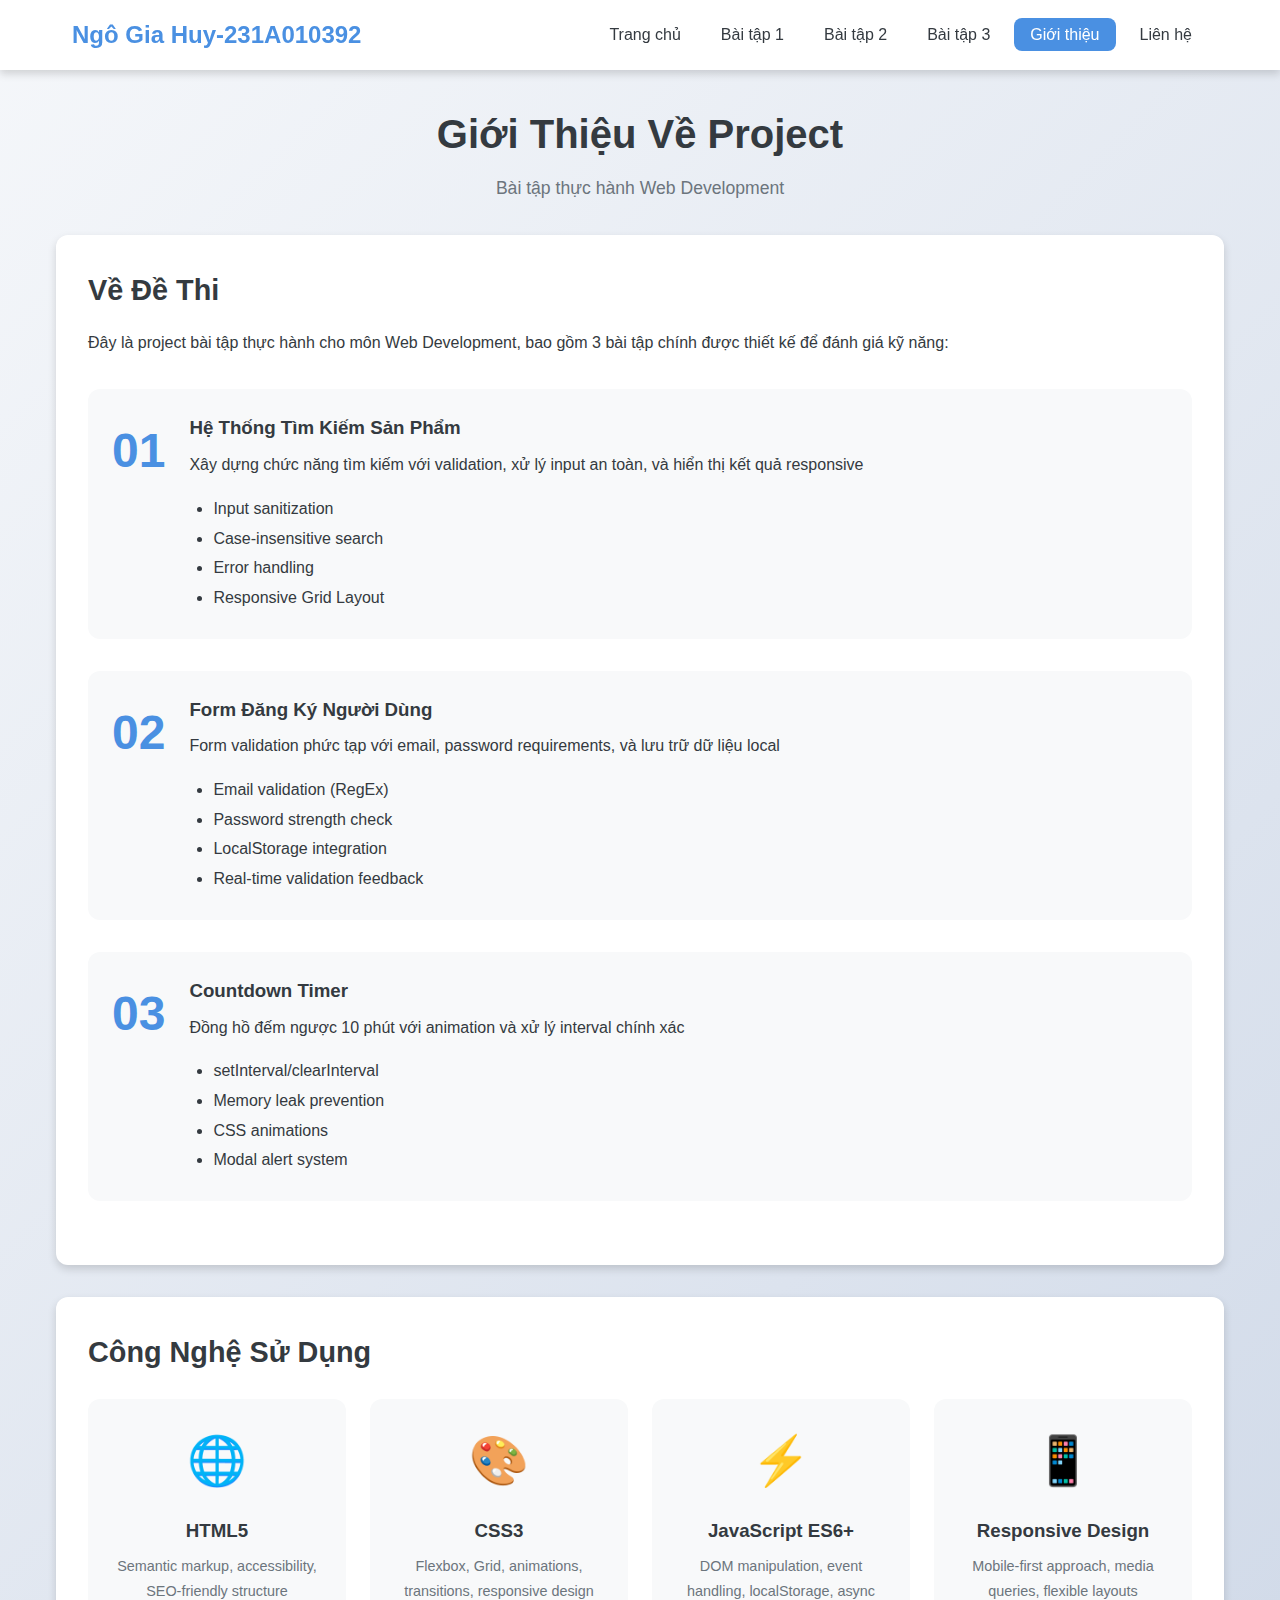
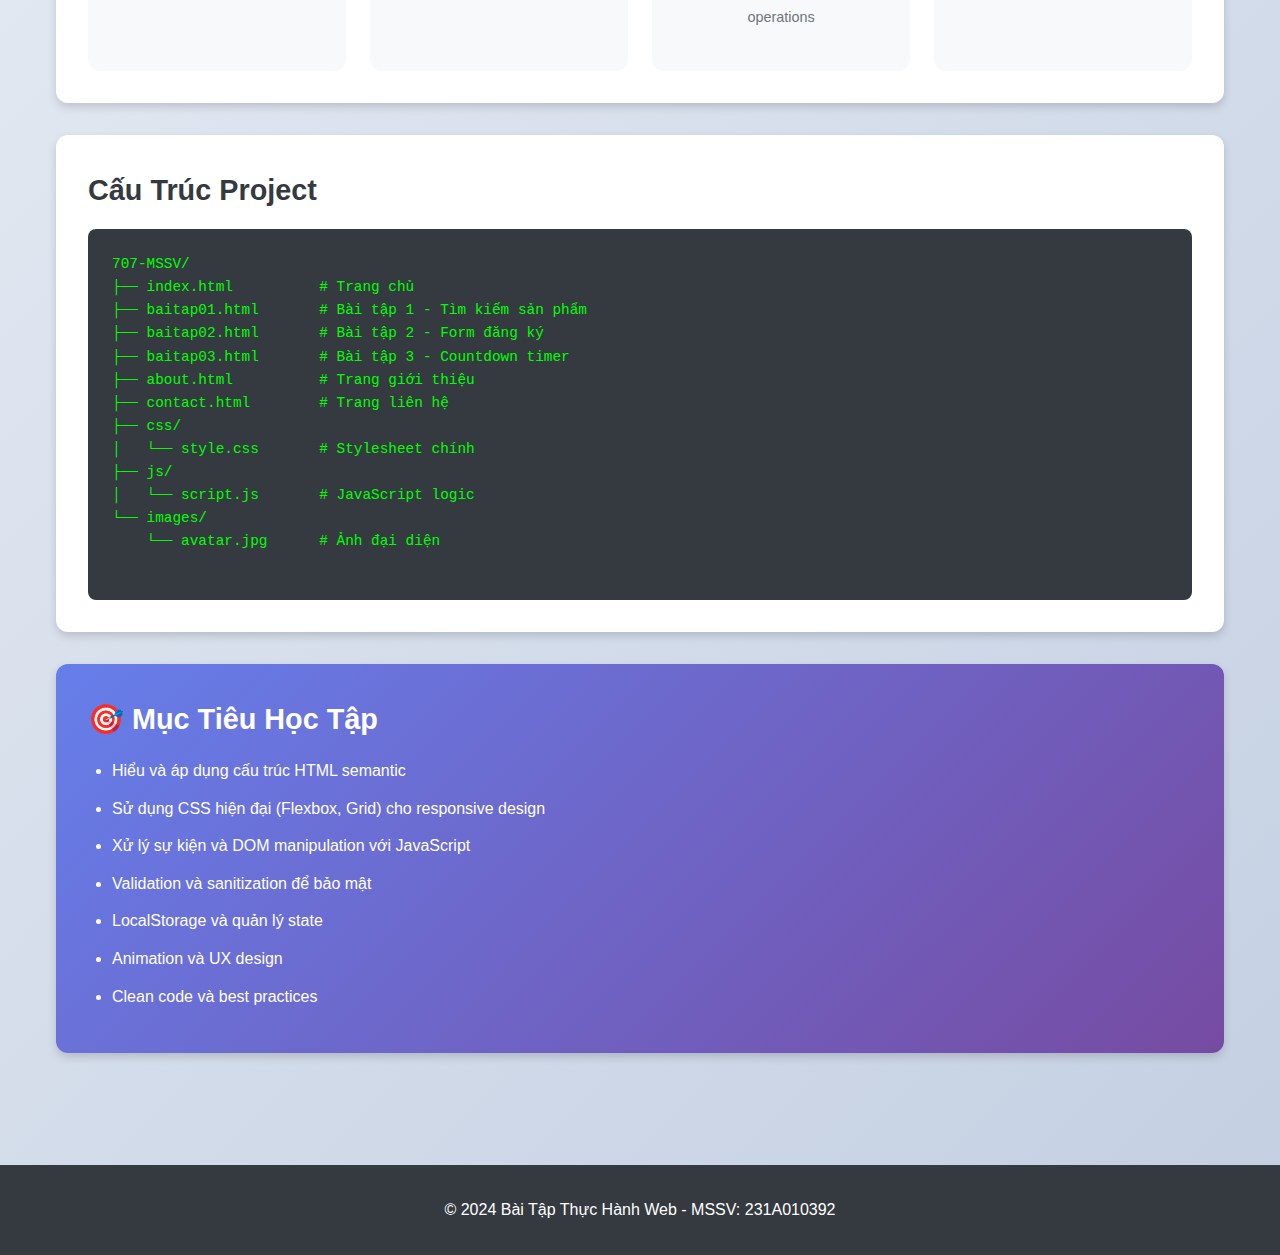
<file: about.html>
<!DOCTYPE html>
<html lang="vi">
<head>
    <meta charset="UTF-8">
    <meta name="viewport" content="width=device-width, initial-scale=1.0">
    <title>Giới thiệu - 707-MSSV</title>
    <link rel="stylesheet" href="css/style.css">
</head>
<body>
    
    <nav class="navbar">
        <div class="container">
            <div class="nav-brand">Ngô Gia Huy-231A010392</div>
            <ul class="nav-menu">
                <li><a href="index.html">Trang chủ</a></li>
                <li><a href="baitap01.html">Bài tập 1</a></li>
                <li><a href="baitap02.html">Bài tập 2</a></li>
                <li><a href="baitap03.html">Bài tập 3</a></li>
                <li><a href="about.html" class="active">Giới thiệu</a></li>
                <li><a href="contact.html">Liên hệ</a></li>
            </ul>
        </div>
    </nav>

    
    <main class="container main-content">
        <div class="page-header">
            <h1>Giới Thiệu Về Project</h1>
            <p>Bài tập thực hành Web Development</p>
        </div>

        <div class="content-box">
            <h2>Về Đề Thi</h2>
            <p>Đây là project bài tập thực hành cho môn Web Development, bao gồm 3 bài tập chính được thiết kế để đánh giá kỹ năng:</p>
            
            <div class="exercise-list">
                <div class="exercise-item">
                    <div class="exercise-number">01</div>
                    <div class="exercise-content">
                        <h3>Hệ Thống Tìm Kiếm Sản Phẩm</h3>
                        <p>Xây dựng chức năng tìm kiếm với validation, xử lý input an toàn, và hiển thị kết quả responsive</p>
                        <ul>
                            <li>Input sanitization</li>
                            <li>Case-insensitive search</li>
                            <li>Error handling</li>
                            <li>Responsive Grid Layout</li>
                        </ul>
                    </div>
                </div>

                <div class="exercise-item">
                    <div class="exercise-number">02</div>
                    <div class="exercise-content">
                        <h3>Form Đăng Ký Người Dùng</h3>
                        <p>Form validation phức tạp với email, password requirements, và lưu trữ dữ liệu local</p>
                        <ul>
                            <li>Email validation (RegEx)</li>
                            <li>Password strength check</li>
                            <li>LocalStorage integration</li>
                            <li>Real-time validation feedback</li>
                        </ul>
                    </div>
                </div>

                <div class="exercise-item">
                    <div class="exercise-number">03</div>
                    <div class="exercise-content">
                        <h3>Countdown Timer</h3>
                        <p>Đồng hồ đếm ngược 10 phút với animation và xử lý interval chính xác</p>
                        <ul>
                            <li>setInterval/clearInterval</li>
                            <li>Memory leak prevention</li>
                            <li>CSS animations</li>
                            <li>Modal alert system</li>
                        </ul>
                    </div>
                </div>
            </div>
        </div>

        <div class="content-box">
            <h2>Công Nghệ Sử Dụng</h2>
            <div class="tech-grid">
                <div class="tech-item">
                    <div class="tech-icon">🌐</div>
                    <h3>HTML5</h3>
                    <p>Semantic markup, accessibility, SEO-friendly structure</p>
                </div>
                <div class="tech-item">
                    <div class="tech-icon">🎨</div>
                    <h3>CSS3</h3>
                    <p>Flexbox, Grid, animations, transitions, responsive design</p>
                </div>
                <div class="tech-item">
                    <div class="tech-icon">⚡</div>
                    <h3>JavaScript ES6+</h3>
                    <p>DOM manipulation, event handling, localStorage, async operations</p>
                </div>
                <div class="tech-item">
                    <div class="tech-icon">📱</div>
                    <h3>Responsive Design</h3>
                    <p>Mobile-first approach, media queries, flexible layouts</p>
                </div>
            </div>
        </div>

        <div class="content-box">
            <h2>Cấu Trúc Project</h2>
            <div class="file-structure">
                <pre>
707-MSSV/
├── index.html          # Trang chủ
├── baitap01.html       # Bài tập 1 - Tìm kiếm sản phẩm
├── baitap02.html       # Bài tập 2 - Form đăng ký
├── baitap03.html       # Bài tập 3 - Countdown timer
├── about.html          # Trang giới thiệu
├── contact.html        # Trang liên hệ
├── css/
│   └── style.css       # Stylesheet chính
├── js/
│   └── script.js       # JavaScript logic
└── images/
    └── avatar.jpg      # Ảnh đại diện
                </pre>
            </div>
        </div>

        <div class="content-box highlight-box">
            <h2>🎯 Mục Tiêu Học Tập</h2>
            <ul>
                <li>Hiểu và áp dụng cấu trúc HTML semantic</li>
                <li>Sử dụng CSS hiện đại (Flexbox, Grid) cho responsive design</li>
                <li>Xử lý sự kiện và DOM manipulation với JavaScript</li>
                <li>Validation và sanitization để bảo mật</li>
                <li>LocalStorage và quản lý state</li>
                <li>Animation và UX design</li>
                <li>Clean code và best practices</li>
            </ul>
        </div>
    </main>

    
    <footer class="footer">
        <div class="container">
            <p>&copy; 2024 Bài Tập Thực Hành Web - MSSV: 231A010392</p>
        </div>
    </footer>

    <script src="js/script.js"></script>
</body>
</html>
</file>
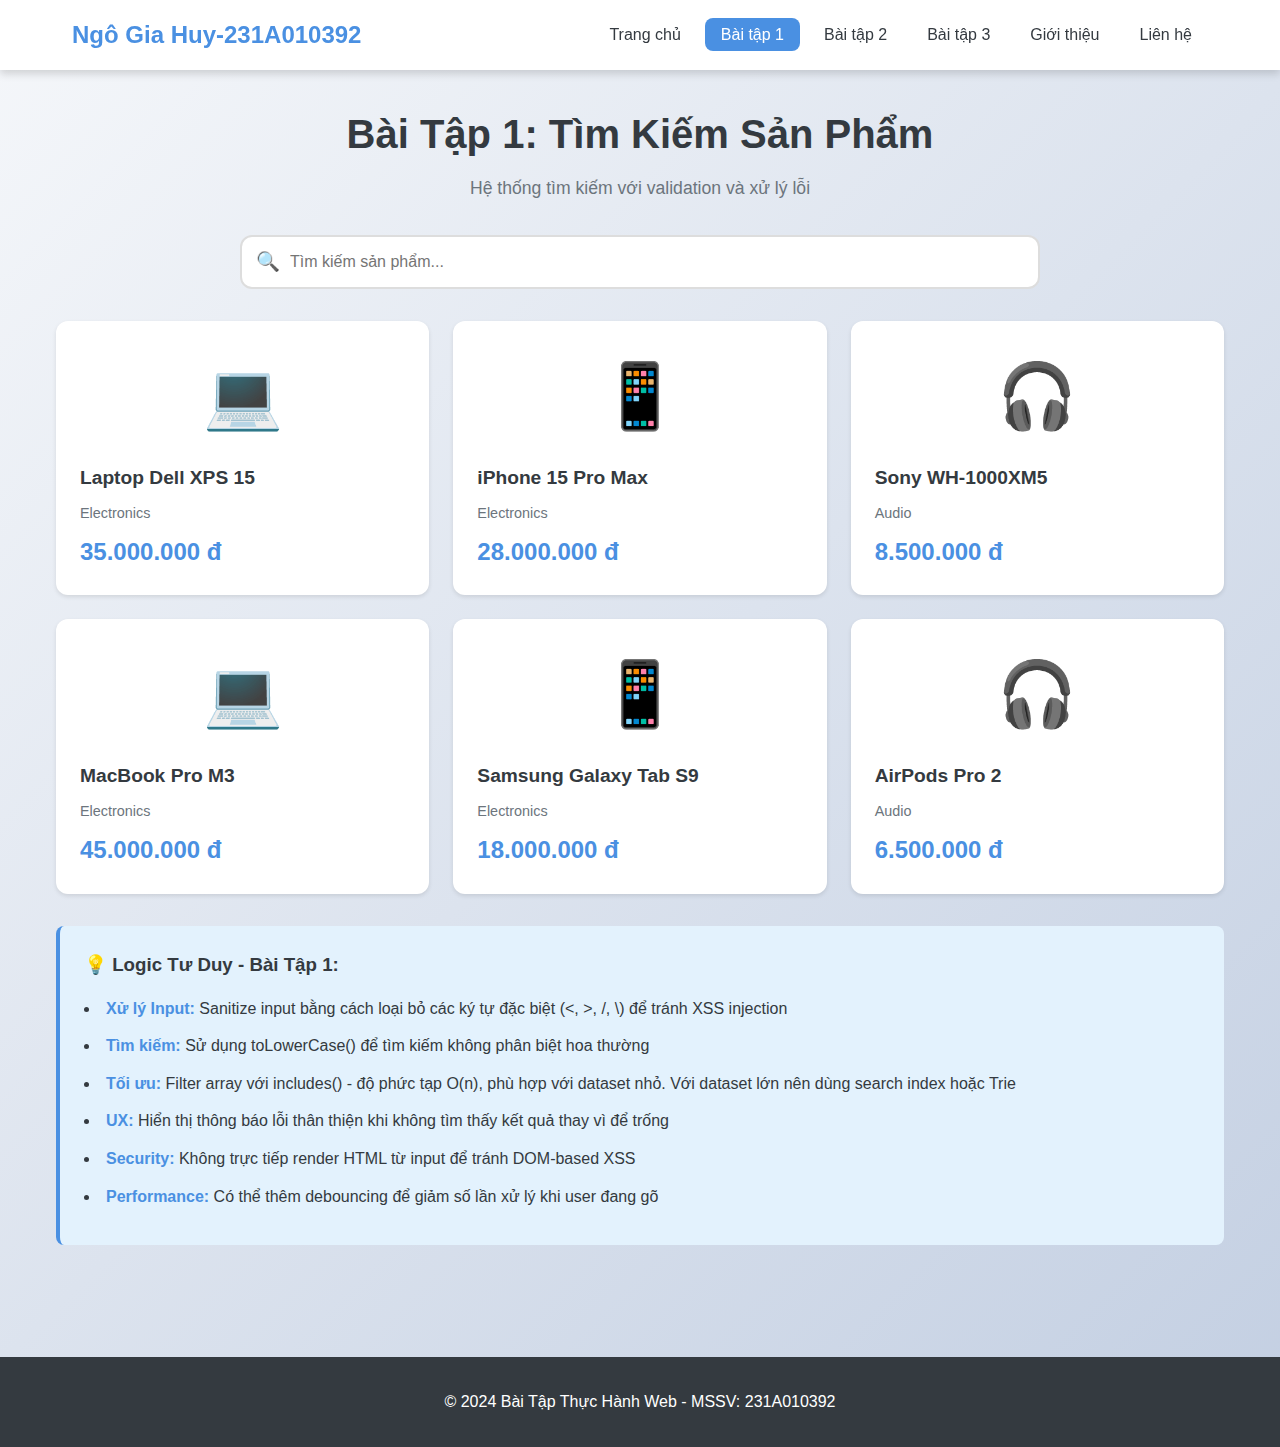
<file: baitap01.html>
<!DOCTYPE html>
<html lang="vi">
<head>
    <meta charset="UTF-8">
    <meta name="viewport" content="width=device-width, initial-scale=1.0">
    <title>Bài tập 1 - Tìm kiếm sản phẩm</title>
    <link rel="stylesheet" href="css/style.css">
</head>
<body>
    
    <nav class="navbar">
        <div class="container">
            <div class="nav-brand">Ngô Gia Huy-231A010392</div>
            <ul class="nav-menu">
                <li><a href="index.html">Trang chủ</a></li>
                <li><a href="baitap01.html" class="active">Bài tập 1</a></li>
                <li><a href="baitap02.html">Bài tập 2</a></li>
                <li><a href="baitap03.html">Bài tập 3</a></li>
                <li><a href="about.html">Giới thiệu</a></li>
                <li><a href="contact.html">Liên hệ</a></li>
            </ul>
        </div>
    </nav>

    
    <main class="container main-content">
        <div class="page-header">
            <h1>Bài Tập 1: Tìm Kiếm Sản Phẩm</h1>
            <p>Hệ thống tìm kiếm với validation và xử lý lỗi</p>
        </div>

        
        <div class="search-container">
            <div class="search-box">
                <span class="search-icon">🔍</span>
                <input 
                    type="text" 
                    id="searchInput" 
                    placeholder="Tìm kiếm sản phẩm..."
                    class="search-input"
                >
            </div>
            <div id="searchError" class="error-message" style="display: none;"></div>
        </div>

       
        <div id="productsGrid" class="products-grid"></div>

        
        <div class="logic-box">
            <h3>💡 Logic Tư Duy - Bài Tập 1:</h3>
            <ul>
                <li><strong>Xử lý Input:</strong> Sanitize input bằng cách loại bỏ các ký tự đặc biệt (&lt;, &gt;, /, \) để tránh XSS injection</li>
                <li><strong>Tìm kiếm:</strong> Sử dụng toLowerCase() để tìm kiếm không phân biệt hoa thường</li>
                <li><strong>Tối ưu:</strong> Filter array với includes() - độ phức tạp O(n), phù hợp với dataset nhỏ. Với dataset lớn nên dùng search index hoặc Trie</li>
                <li><strong>UX:</strong> Hiển thị thông báo lỗi thân thiện khi không tìm thấy kết quả thay vì để trống</li>
                <li><strong>Security:</strong> Không trực tiếp render HTML từ input để tránh DOM-based XSS</li>
                <li><strong>Performance:</strong> Có thể thêm debouncing để giảm số lần xử lý khi user đang gõ</li>
            </ul>
        </div>
    </main>

  
    <footer class="footer">
        <div class="container">
            <p>&copy; 2024 Bài Tập Thực Hành Web - MSSV: 231A010392</p>
        </div>
    </footer>

    <script src="js/script.js"></script>
    <script>
      
        document.addEventListener('DOMContentLoaded', function() {
            initBaiTap01();
        });
    </script>
</body>
</html>
</file>
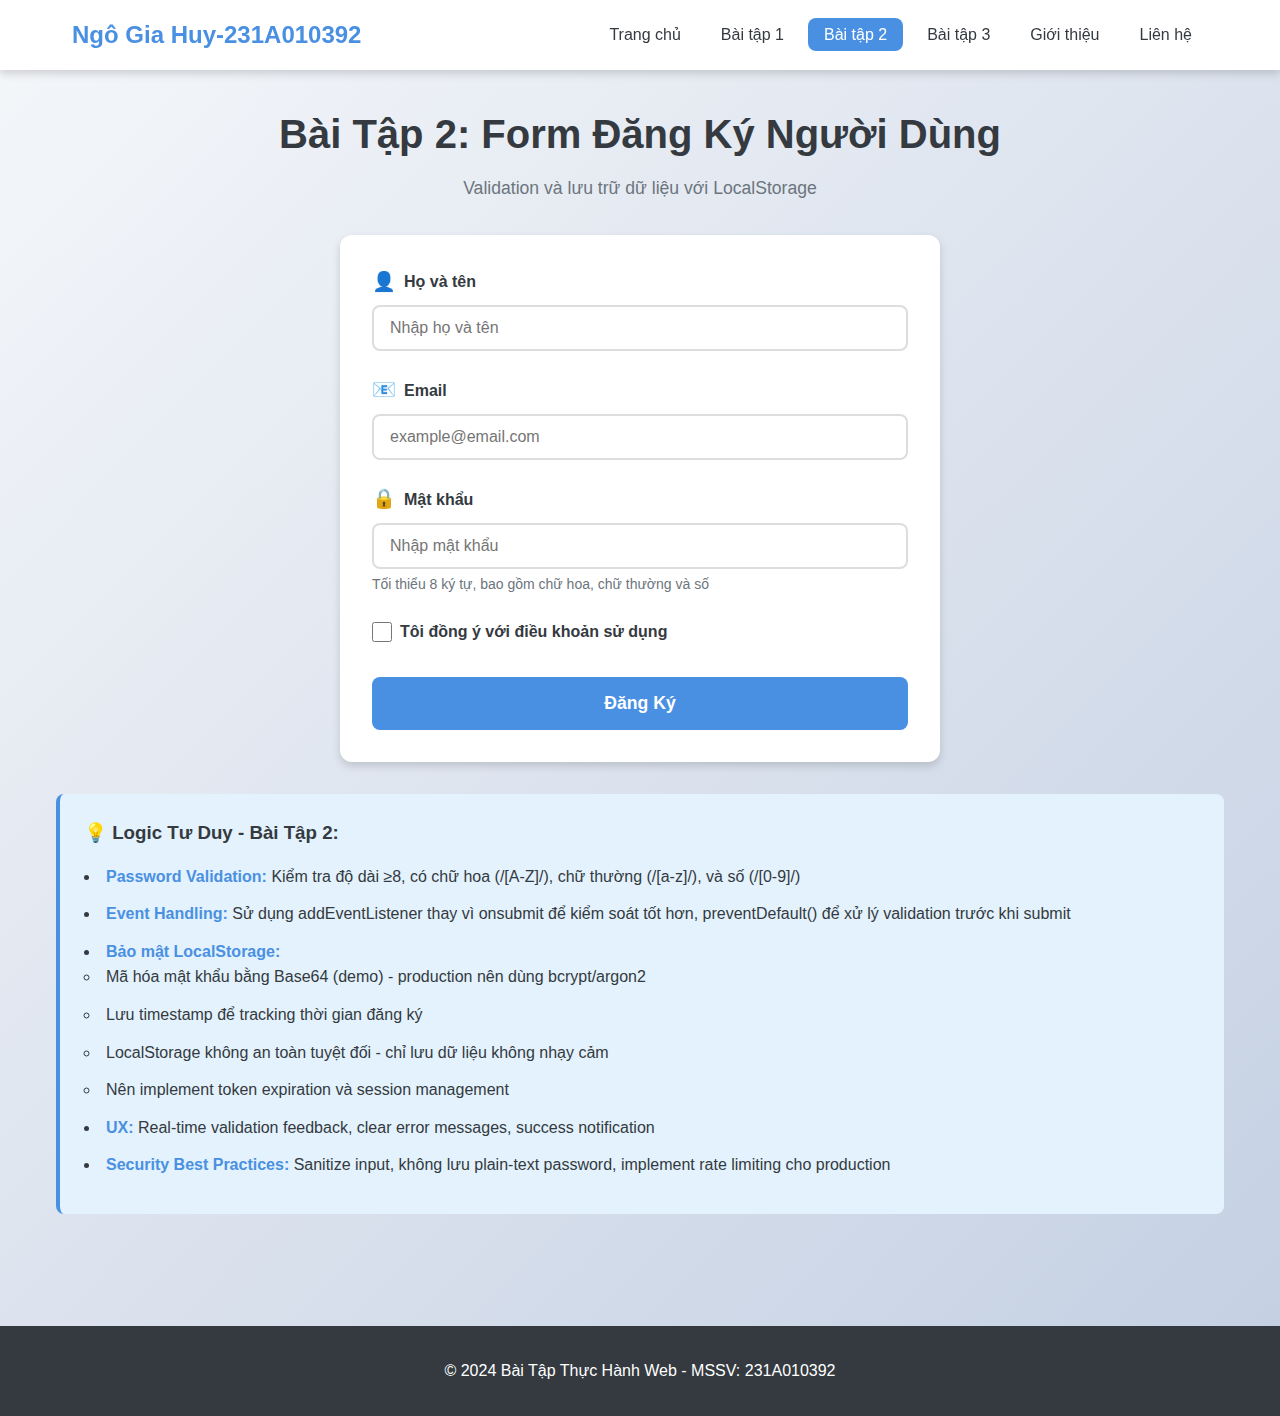
<file: baitap02.html>
<!DOCTYPE html>
<html lang="vi">
<head>
    <meta charset="UTF-8">
    <meta name="viewport" content="width=device-width, initial-scale=1.0">
    <title>Bài tập 2 - Form Đăng Ký</title>
    <link rel="stylesheet" href="css/style.css">
</head>
<body>
    
    <nav class="navbar">
        <div class="container">
            <div class="nav-brand">Ngô Gia Huy-231A010392</div>
            <ul class="nav-menu">
                <li><a href="index.html">Trang chủ</a></li>
                <li><a href="baitap01.html">Bài tập 1</a></li>
                <li><a href="baitap02.html" class="active">Bài tập 2</a></li>
                <li><a href="baitap03.html">Bài tập 3</a></li>
                <li><a href="about.html">Giới thiệu</a></li>
                <li><a href="contact.html">Liên hệ</a></li>
            </ul>
        </div>
    </nav>

    
    <main class="container main-content">
        <div class="page-header">
            <h1>Bài Tập 2: Form Đăng Ký Người Dùng</h1>
            <p>Validation và lưu trữ dữ liệu với LocalStorage</p>
        </div>

       
        <div id="successMessage" class="success-message" style="display: none;">
            ✓ Đăng ký thành công! Dữ liệu đã được lưu vào LocalStorage.
        </div>

        
        <div class="form-container">
            <div class="form-group">
                <label for="fullName">
                    <span class="label-icon">👤</span>
                    Họ và tên
                </label>
                <input 
                    type="text" 
                    id="fullName" 
                    class="form-input"
                    placeholder="Nhập họ và tên"
                >
                <span id="nameError" class="input-error"></span>
            </div>

            <div class="form-group">
                <label for="email">
                    <span class="label-icon">📧</span>
                    Email
                </label>
                <input 
                    type="email" 
                    id="email" 
                    class="form-input"
                    placeholder="example@email.com"
                >
                <span id="emailError" class="input-error"></span>
            </div>

            <div class="form-group">
                <label for="password">
                    <span class="label-icon">🔒</span>
                    Mật khẩu
                </label>
                <input 
                    type="password" 
                    id="password" 
                    class="form-input"
                    placeholder="Nhập mật khẩu"
                >
                <span id="passwordError" class="input-error"></span>
                <small class="input-hint">Tối thiểu 8 ký tự, bao gồm chữ hoa, chữ thường và số</small>
            </div>

            <div class="form-group checkbox-group">
                <label class="checkbox-label">
                    <input 
                        type="checkbox" 
                        id="agreeTerms" 
                        class="checkbox-input"
                    >
                    <span>Tôi đồng ý với điều khoản sử dụng</span>
                </label>
                <span id="agreeError" class="input-error"></span>
            </div>

            <button id="submitBtn" class="btn btn-primary btn-large">
                Đăng Ký
            </button>
        </div>

        <div class="logic-box">
            <h3>💡 Logic Tư Duy - Bài Tập 2:</h3>
            <ul>
    
                <li><strong>Password Validation:</strong> Kiểm tra độ dài ≥8, có chữ hoa (/[A-Z]/), chữ thường (/[a-z]/), và số (/[0-9]/)</li>
                <li><strong>Event Handling:</strong> Sử dụng addEventListener thay vì onsubmit để kiểm soát tốt hơn, preventDefault() để xử lý validation trước khi submit</li>
                <li><strong>Bảo mật LocalStorage:</strong> 
                    <ul>
                        <li>Mã hóa mật khẩu bằng Base64 (demo) - production nên dùng bcrypt/argon2</li>
                        <li>Lưu timestamp để tracking thời gian đăng ký</li>
                        <li>LocalStorage không an toàn tuyệt đối - chỉ lưu dữ liệu không nhạy cảm</li>
                        <li>Nên implement token expiration và session management</li>
                    </ul>
                </li>
                <li><strong>UX:</strong> Real-time validation feedback, clear error messages, success notification</li>
                <li><strong>Security Best Practices:</strong> Sanitize input, không lưu plain-text password, implement rate limiting cho production</li>
            </ul>
        </div>
    </main>

 
    <footer class="footer">
        <div class="container">
            <p>&copy; 2024 Bài Tập Thực Hành Web - MSSV: 231A010392</p>
        </div>
    </footer>

    <script src="js/script.js"></script>
    <script>
        
        document.addEventListener('DOMContentLoaded', function() {
            initBaiTap02();
        });
    </script>
</body>
</html>
</file>
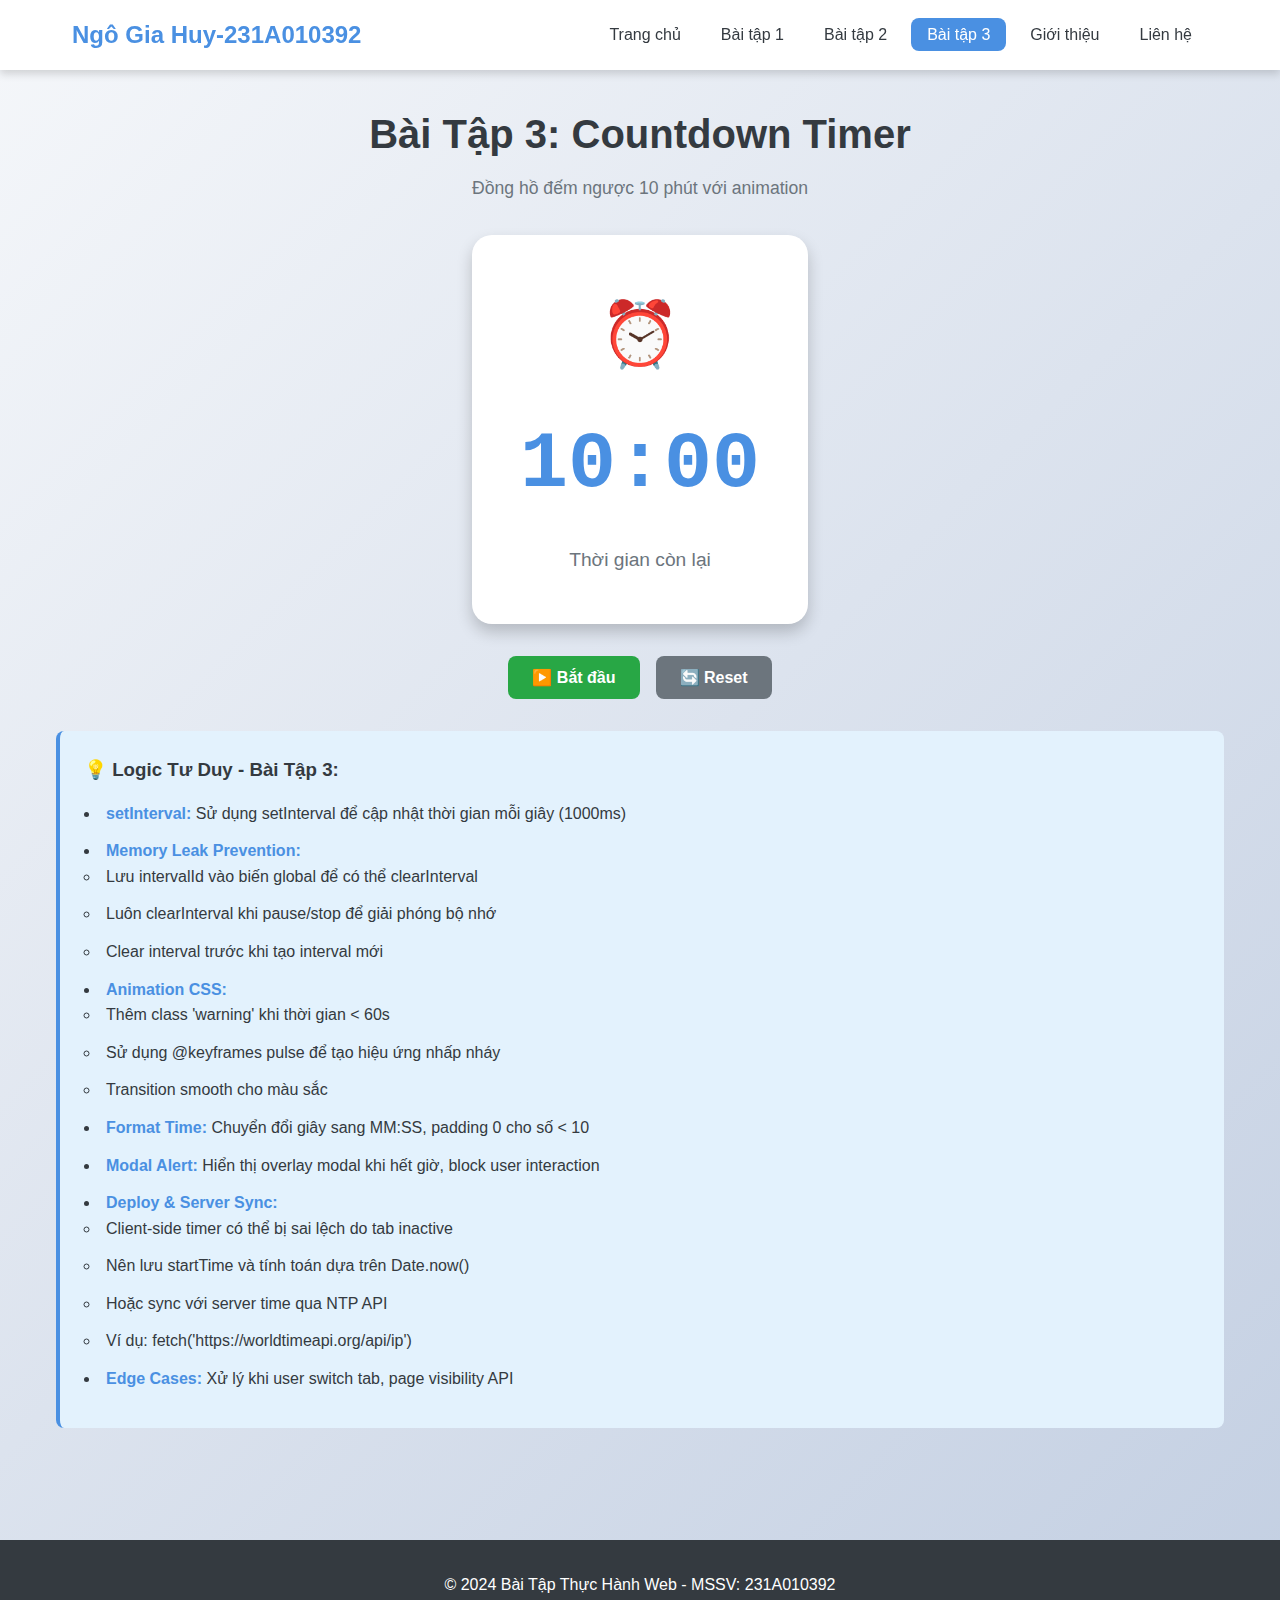
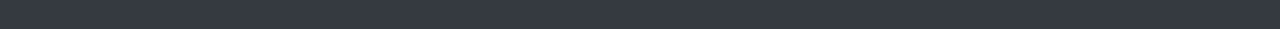
<file: baitap03.html>
<!DOCTYPE html>
<html lang="vi">
<head>
    <meta charset="UTF-8">
    <meta name="viewport" content="width=device-width, initial-scale=1.0">
    <title>Bài tập 3 - Countdown Timer</title>
    <link rel="stylesheet" href="css/style.css">
</head>
<body>
    
    <nav class="navbar">
        <div class="container">
            <div class="nav-brand">Ngô Gia Huy-231A010392</div>
            <ul class="nav-menu">
                <li><a href="index.html">Trang chủ</a></li>
                <li><a href="baitap01.html">Bài tập 1</a></li>
                <li><a href="baitap02.html">Bài tập 2</a></li>
                <li><a href="baitap03.html" class="active">Bài tập 3</a></li>
                <li><a href="about.html">Giới thiệu</a></li>
                <li><a href="contact.html">Liên hệ</a></li>
            </ul>
        </div>
    </nav>

    
    <main class="container main-content">
        <div class="page-header">
            <h1>Bài Tập 3: Countdown Timer</h1>
            <p>Đồng hồ đếm ngược 10 phút với animation</p>
        </div>

        
        <div class="timer-container">
            <div id="timerDisplay" class="timer-display">
                <div class="timer-icon">⏰</div>
                <div id="timeText" class="timer-text">10:00</div>
                <div id="timerStatus" class="timer-status">Thời gian còn lại</div>
            </div>
        </div>

        
        <div class="timer-controls">
            <button id="startBtn" class="btn btn-success">
                ▶️ Bắt đầu
            </button>
            <button id="pauseBtn" class="btn btn-warning" style="display: none;">
                ⏸️ Tạm dừng
            </button>
            <button id="resetBtn" class="btn btn-secondary">
                🔄 Reset
            </button>
        </div>

        
        <div id="timerModal" class="modal" style="display: none;">
            <div class="modal-content">
                <div class="modal-icon">⏰</div>
                <h2>Hết giờ!</h2>
                <p>Countdown timer đã kết thúc</p>
                <button id="closeModal" class="btn btn-primary">
                    Đóng
                </button>
            </div>
        </div>

        
        <div class="logic-box">
            <h3>💡 Logic Tư Duy - Bài Tập 3:</h3>
            <ul>
                <li><strong>setInterval:</strong> Sử dụng setInterval để cập nhật thời gian mỗi giây (1000ms)</li>
                <li><strong>Memory Leak Prevention:</strong> 
                    <ul>
                        <li>Lưu intervalId vào biến global để có thể clearInterval</li>
                        <li>Luôn clearInterval khi pause/stop để giải phóng bộ nhớ</li>
                        <li>Clear interval trước khi tạo interval mới</li>
                    </ul>
                </li>
                <li><strong>Animation CSS:</strong> 
                    <ul>
                        <li>Thêm class 'warning' khi thời gian &lt; 60s</li>
                        <li>Sử dụng @keyframes pulse để tạo hiệu ứng nhấp nháy</li>
                        <li>Transition smooth cho màu sắc</li>
                    </ul>
                </li>
                <li><strong>Format Time:</strong> Chuyển đổi giây sang MM:SS, padding 0 cho số < 10</li>
                <li><strong>Modal Alert:</strong> Hiển thị overlay modal khi hết giờ, block user interaction</li>
                <li><strong>Deploy & Server Sync:</strong>
                    <ul>
                        <li>Client-side timer có thể bị sai lệch do tab inactive</li>
                        <li>Nên lưu startTime và tính toán dựa trên Date.now()</li>
                        <li>Hoặc sync với server time qua NTP API</li>
                        <li>Ví dụ: fetch('https://worldtimeapi.org/api/ip')</li>
                    </ul>
                </li>
                <li><strong>Edge Cases:</strong> Xử lý khi user switch tab, page visibility API</li>
            </ul>
        </div>
    </main>

    
    <footer class="footer">
        <div class="container">
            <p>&copy; 2024 Bài Tập Thực Hành Web - MSSV: 231A010392</p>
        </div>
    </footer>

    <script src="js/script.js"></script>
    <script>
       
        document.addEventListener('DOMContentLoaded', function() {
            initBaiTap03();
        });
    </script>
</body>
</html>
</file>
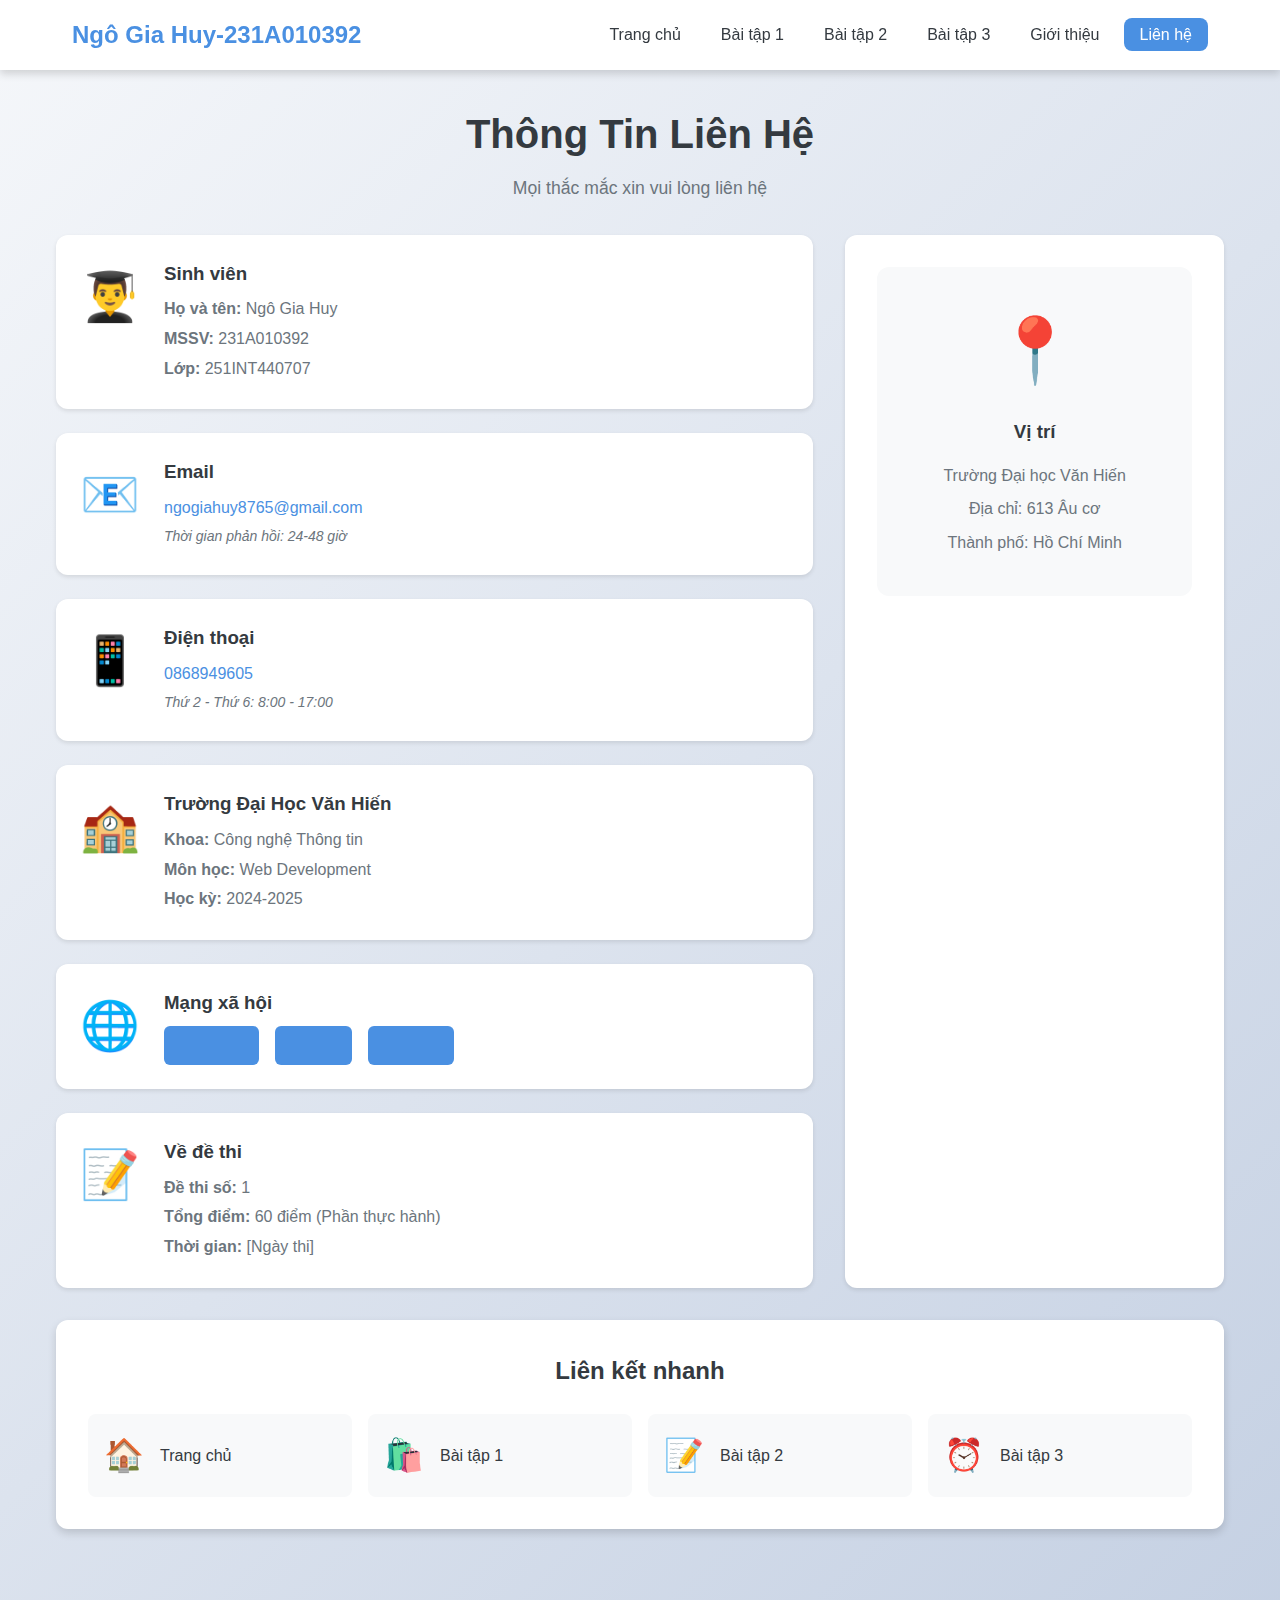
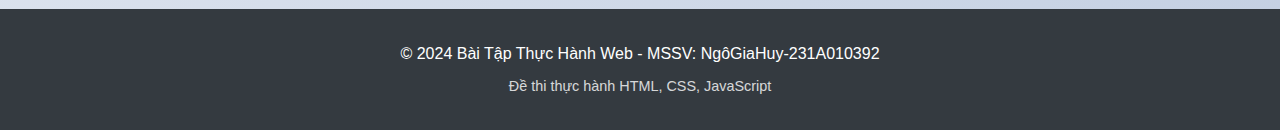
<file: contact.html>
<!DOCTYPE html>
<html lang="vi">
<head>
    <meta charset="UTF-8">
    <meta name="viewport" content="width=device-width, initial-scale=1.0">
    <title>Liên hệ - 707-MSSV</title>
    <link rel="stylesheet" href="css/style.css">
</head>
<body>
    
    <nav class="navbar">
        <div class="container">
            <div class="nav-brand">Ngô Gia Huy-231A010392</div>
            <ul class="nav-menu">
                <li><a href="index.html">Trang chủ</a></li>
                <li><a href="baitap01.html">Bài tập 1</a></li>
                <li><a href="baitap02.html">Bài tập 2</a></li>
                <li><a href="baitap03.html">Bài tập 3</a></li>
                <li><a href="about.html">Giới thiệu</a></li>
                <li><a href="contact.html" class="active">Liên hệ</a></li>
            </ul>
        </div>
    </nav>

    
    <main class="container main-content">
        <div class="page-header">
            <h1>Thông Tin Liên Hệ</h1>
            <p>Mọi thắc mắc xin vui lòng liên hệ</p>
        </div>

        <div class="contact-container">
            <div class="contact-info">
                <div class="contact-item">
                    <div class="contact-icon">👨‍🎓</div>
                    <div class="contact-details">
                        <h3>Sinh viên</h3>
                        <p><strong>Họ và tên:</strong> Ngô Gia Huy</p>
                        <p><strong>MSSV:</strong> 231A010392</p>
                        <p><strong>Lớp:</strong> 251INT440707</p>
                    </div>
                </div>

                <div class="contact-item">
                    <div class="contact-icon">📧</div>
                    <div class="contact-details">
                        <h3>Email</h3>
                        <p><a href="mailto:student@university.edu.vn">ngogiahuy8765@gmail.com</a></p>
                        <p class="contact-note">Thời gian phản hồi: 24-48 giờ</p>
                    </div>
                </div>

                <div class="contact-item">
                    <div class="contact-icon">📱</div>
                    <div class="contact-details">
                        <h3>Điện thoại</h3>
                        <p><a href="tel:+84123456789">0868949605</a></p>
                        <p class="contact-note">Thứ 2 - Thứ 6: 8:00 - 17:00</p>
                    </div>
                </div>

                <div class="contact-item">
                    <div class="contact-icon">🏫</div>
                    <div class="contact-details">
                        <h3>Trường Đại Học Văn Hiến</h3>
                        <p><strong>Khoa:</strong> Công nghệ Thông tin</p>
                        <p><strong>Môn học:</strong> Web Development</p>
                        <p><strong>Học kỳ:</strong> 2024-2025</p>
                    </div>
                </div>

                <div class="contact-item">
                    <div class="contact-icon">🌐</div>
                    <div class="contact-details">
                        <h3>Mạng xã hội</h3>
                        <div class="social-links">
                            <a href="#" class="social-link">Facebook</a>
                            <a href="#" class="social-link">GitHub</a>
                            <a href="#" class="social-link">LinkedIn</a>
                        </div>
                    </div>
                </div>

                <div class="contact-item">
                    <div class="contact-icon">📝</div>
                    <div class="contact-details">
                        <h3>Về đề thi</h3>
                        <p><strong>Đề thi số:</strong> 1</p>
                        <p><strong>Tổng điểm:</strong> 60 điểm (Phần thực hành)</p>
                        <p><strong>Thời gian:</strong> [Ngày thi]</p>
                    </div>
                </div>
            </div>

            
            <div class="contact-map">
                <div class="map-placeholder">
                    <div class="map-icon">📍</div>
                    <h3>Vị trí</h3>
                    <p>Trường Đại học Văn Hiến</p>
                    <p>Địa chỉ: 613 Âu cơ</p>
                    <p>Thành phố: Hồ Chí Minh</p>
                </div>
            </div>
        </div>

       
        <div class="quick-links">
            <h2>Liên kết nhanh</h2>
            <div class="link-grid">
                <a href="index.html" class="link-card">
                    <span class="link-icon">🏠</span>
                    <span>Trang chủ</span>
                </a>
                <a href="baitap01.html" class="link-card">
                    <span class="link-icon">🛍️</span>
                    <span>Bài tập 1</span>
                </a>
                <a href="baitap02.html" class="link-card">
                    <span class="link-icon">📝</span>
                    <span>Bài tập 2</span>
                </a>
                <a href="baitap03.html" class="link-card">
                    <span class="link-icon">⏰</span>
                    <span>Bài tập 3</span>
                </a>
            </div>
        </div>
    </main>


    <footer class="footer">
        <div class="container">
            <p>&copy; 2024 Bài Tập Thực Hành Web - MSSV: NgôGiaHuy-231A010392</p>
            <p class="footer-subtitle">Đề thi thực hành HTML, CSS, JavaScript</p>
        </div>
    </footer>

    <script src="js/script.js"></script>
</body>
</html>
</file>
<file: css/style.css>
* {
    margin: 0;
    padding: 0;
    box-sizing: border-box;
}

:root {
    --primary-color: #4A90E2;
    --secondary-color: #6C757D;
    --success-color: #28A745;
    --warning-color: #FFC107;
    --danger-color: #DC3545;
    --light-color: #F8F9FA;
    --dark-color: #343A40;
    --font-main: 'Segoe UI', Tahoma, Geneva, Verdana, sans-serif;
    --shadow-sm: 0 2px 4px rgba(0,0,0,0.1);
    --shadow-md: 0 4px 8px rgba(0,0,0,0.15);
    --shadow-lg: 0 8px 16px rgba(0,0,0,0.2);
    --transition: all 0.3s ease;
}

body {
    font-family: var(--font-main);
    line-height: 1.6;
    color: var(--dark-color);
    background: linear-gradient(135deg, #f5f7fa 0%, #c3cfe2 100%);
    min-height: 100vh;
}


.navbar {
    background: white;
    box-shadow: var(--shadow-md);
    position: sticky;
    top: 0;
    z-index: 1000;
}

.navbar .container {
    display: flex;
    justify-content: space-between;
    align-items: center;
    padding: 1rem 2rem;
    max-width: 1200px;
    margin: 0 auto;
}

.nav-brand {
    font-size: 1.5rem;
    font-weight: bold;
    color: var(--primary-color);
}

.nav-menu {
    display: flex;
    list-style: none;
    gap: 0.5rem;
}

.nav-menu a {
    text-decoration: none;
    color: var(--dark-color);
    padding: 0.5rem 1rem;
    border-radius: 8px;
    transition: var(--transition);
}

.nav-menu a:hover,
.nav-menu a.active {
    background: var(--primary-color);
    color: white;
}


.container {
    max-width: 1200px;
    margin: 0 auto;
    padding: 0 1rem;
}

.main-content {
    padding: 2rem 1rem;
    min-height: calc(100vh - 200px);
}


.hero {
    background: linear-gradient(135deg, var(--primary-color) 0%, #667eea 100%);
    color: white;
    padding: 3rem 1rem;
    border-radius: 16px;
    margin: 2rem auto;
    box-shadow: var(--shadow-lg);
}

.hero-content {
    display: flex;
    align-items: center;
    gap: 2rem;
}

.avatar-container {
    flex-shrink: 0;
}

.avatar {
    width: 120px;
    height: 120px;
    border-radius: 50%;
    border: 4px solid white;
    object-fit: cover;
    box-shadow: var(--shadow-md);
}

.hero-text h1 {
    font-size: 2.5rem;
    margin-bottom: 0.5rem;
}

.subtitle {
    font-size: 1.2rem;
    opacity: 0.9;
    margin-bottom: 1rem;
}

.description {
    font-size: 1.1rem;
    opacity: 0.85;
}


.page-header {
    text-align: center;
    margin-bottom: 2rem;
}

.page-header h1 {
    font-size: 2.5rem;
    color: var(--dark-color);
    margin-bottom: 0.5rem;
}

.page-header p {
    font-size: 1.1rem;
    color: var(--secondary-color);
}


.card-grid {
    display: grid;
    grid-template-columns: repeat(auto-fit, minmax(300px, 1fr));
    gap: 2rem;
    margin: 2rem 0;
}

.card {
    background: white;
    padding: 2rem;
    border-radius: 12px;
    box-shadow: var(--shadow-md);
    transition: var(--transition);
    text-align: center;
}

.card:hover {
    transform: translateY(-5px);
    box-shadow: var(--shadow-lg);
}

.card-icon {
    font-size: 4rem;
    margin-bottom: 1rem;
}

.card h3 {
    font-size: 1.5rem;
    margin-bottom: 1rem;
    color: var(--dark-color);
}

.card p {
    color: var(--secondary-color);
    margin-bottom: 1.5rem;
}


.btn {
    display: inline-block;
    padding: 0.75rem 1.5rem;
    border: none;
    border-radius: 8px;
    font-size: 1rem;
    font-weight: 600;
    cursor: pointer;
    transition: var(--transition);
    text-decoration: none;
    text-align: center;
}

.btn-primary {
    background: var(--primary-color);
    color: white;
}

.btn-primary:hover {
    background: #357ABD;
    transform: translateY(-2px);
}

.btn-success {
    background: var(--success-color);
    color: white;
}

.btn-success:hover {
    background: #218838;
}

.btn-warning {
    background: var(--warning-color);
    color: var(--dark-color);
}

.btn-warning:hover {
    background: #e0a800;
}

.btn-secondary {
    background: var(--secondary-color);
    color: white;
}

.btn-secondary:hover {
    background: #5a6268;
}

.btn-large {
    width: 100%;
    padding: 1rem;
    font-size: 1.1rem;
}


.search-container {
    max-width: 800px;
    margin: 0 auto 2rem;
}

.search-box {
    position: relative;
    margin-bottom: 1rem;
}

.search-icon {
    position: absolute;
    left: 1rem;
    top: 50%;
    transform: translateY(-50%);
    font-size: 1.2rem;
    color: var(--secondary-color);
}

.search-input {
    width: 100%;
    padding: 1rem 1rem 1rem 3rem;
    font-size: 1rem;
    border: 2px solid #ddd;
    border-radius: 12px;
    transition: var(--transition);
}

.search-input:focus {
    outline: none;
    border-color: var(--primary-color);
    box-shadow: 0 0 0 3px rgba(74, 144, 226, 0.1);
}

.error-message {
    background: #f8d7da;
    color: #721c24;
    padding: 1rem;
    border-radius: 8px;
    border: 1px solid #f5c6cb;
}

.products-grid {
    display: grid;
    grid-template-columns: repeat(auto-fill, minmax(280px, 1fr));
    gap: 1.5rem;
}

.product-card {
    background: white;
    padding: 1.5rem;
    border-radius: 12px;
    box-shadow: var(--shadow-sm);
    transition: var(--transition);
}

.product-card:hover {
    box-shadow: var(--shadow-lg);
    transform: translateY(-3px);
}

.product-image {
    font-size: 4rem;
    text-align: center;
    margin-bottom: 1rem;
}

.product-name {
    font-size: 1.2rem;
    font-weight: 600;
    margin-bottom: 0.5rem;
    color: var(--dark-color);
}

.product-category {
    color: var(--secondary-color);
    font-size: 0.9rem;
    margin-bottom: 0.5rem;
}

.product-price {
    font-size: 1.5rem;
    font-weight: bold;
    color: var(--primary-color);
}


.form-container {
    max-width: 600px;
    margin: 0 auto;
    background: white;
    padding: 2rem;
    border-radius: 12px;
    box-shadow: var(--shadow-md);
}

.form-group {
    margin-bottom: 1.5rem;
}

.form-group label {
    display: flex;
    align-items: center;
    gap: 0.5rem;
    font-weight: 600;
    margin-bottom: 0.5rem;
    color: var(--dark-color);
}

.label-icon {
    font-size: 1.2rem;
}

.form-input {
    width: 100%;
    padding: 0.75rem 1rem;
    font-size: 1rem;
    border: 2px solid #ddd;
    border-radius: 8px;
    transition: var(--transition);
}

.form-input:focus {
    outline: none;
    border-color: var(--primary-color);
    box-shadow: 0 0 0 3px rgba(74, 144, 226, 0.1);
}

.form-input.error {
    border-color: var(--danger-color);
}

.input-error {
    display: block;
    color: var(--danger-color);
    font-size: 0.875rem;
    margin-top: 0.25rem;
}

.input-hint {
    display: block;
    color: var(--secondary-color);
    font-size: 0.875rem;
    margin-top: 0.25rem;
}

.checkbox-group {
    display: flex;
    align-items: flex-start;
}

.checkbox-label {
    display: flex;
    align-items: center;
    gap: 0.5rem;
    cursor: pointer;
}

.checkbox-input {
    width: 20px;
    height: 20px;
    cursor: pointer;
}

.success-message {
    background: #d4edda;
    color: #155724;
    padding: 1rem;
    border-radius: 8px;
    border: 1px solid #c3e6cb;
    margin-bottom: 1.5rem;
    text-align: center;
    font-weight: 600;
}


.timer-container {
    display: flex;
    justify-content: center;
    margin: 2rem 0;
}

.timer-display {
    background: white;
    padding: 3rem;
    border-radius: 20px;
    box-shadow: var(--shadow-lg);
    text-align: center;
    transition: var(--transition);
}

.timer-display.warning {
    background: #fff5f5;
    animation: pulse 1s infinite;
}

@keyframes pulse {
    0%, 100% {
        transform: scale(1);
    }
    50% {
        transform: scale(1.05);
    }
}

.timer-icon {
    font-size: 4rem;
    margin-bottom: 1rem;
}

.timer-text {
    font-size: 5rem;
    font-weight: bold;
    color: var(--primary-color);
    font-family: 'Courier New', monospace;
}

.timer-display.warning .timer-text {
    color: var(--danger-color);
}

.timer-status {
    font-size: 1.2rem;
    color: var(--secondary-color);
    margin-top: 1rem;
}

.timer-controls {
    display: flex;
    justify-content: center;
    gap: 1rem;
    flex-wrap: wrap;
}


.modal {
    position: fixed;
    top: 0;
    left: 0;
    width: 100%;
    height: 100%;
    background: rgba(0, 0, 0, 0.7);
    display: flex;
    justify-content: center;
    align-items: center;
    z-index: 2000;
    animation: fadeIn 0.3s;
}

@keyframes fadeIn {
    from {
        opacity: 0;
    }
    to {
        opacity: 1;
    }
}

.modal-content {
    background: white;
    padding: 3rem;
    border-radius: 16px;
    text-align: center;
    max-width: 500px;
    animation: slideUp 0.3s;
}

@keyframes slideUp {
    from {
        transform: translateY(50px);
        opacity: 0;
    }
    to {
        transform: translateY(0);
        opacity: 1;
    }
}

.modal-icon {
    font-size: 5rem;
    margin-bottom: 1rem;
}

.modal-content h2 {
    font-size: 2rem;
    margin-bottom: 1rem;
    color: var(--dark-color);
}

.modal-content p {
    color: var(--secondary-color);
    margin-bottom: 2rem;
}


.logic-box {
    background: #e3f2fd;
    border-left: 4px solid var(--primary-color);
    padding: 1.5rem;
    border-radius: 8px;
    margin: 2rem 0;
}

.logic-box h3 {
    margin-bottom: 1rem;
    color: var(--dark-color);
}

.logic-box ul {
    list-style-position: inside;
    color: var(--dark-color);
}

.logic-box li {
    margin-bottom: 0.75rem;
    line-height: 1.6;
}

.logic-box strong {
    color: var(--primary-color);
}


.tech-section {
    background: white;
    padding: 2rem;
    border-radius: 12px;
    box-shadow: var(--shadow-md);
    margin: 2rem 0;
}

.tech-section h3 {
    text-align: center;
    margin-bottom: 1.5rem;
    font-size: 1.8rem;
}

.tech-tags {
    display: flex;
    justify-content: center;
    flex-wrap: wrap;
    gap: 1rem;
}

.tag {
    padding: 0.5rem 1rem;
    border-radius: 20px;
    font-weight: 600;
    font-size: 0.9rem;
}

.tag-html {
    background: #ffe8e0;
    color: #e44d26;
}

.tag-css {
    background: #e0f2ff;
    color: #264de4;
}

.tag-js {
    background: #fff9e0;
    color: #f0db4f;
    color: #000;
}

.tag-responsive {
    background: #f0e0ff;
    color: #7c3aed;
}

.tag-flexbox {
    background: #e0ffe0;
    color: #059669;
}


.content-box {
    background: white;
    padding: 2rem;
    border-radius: 12px;
    box-shadow: var(--shadow-md);
    margin-bottom: 2rem;
}

.content-box h2 {
    margin-bottom: 1rem;
    color: var(--dark-color);
    font-size: 1.8rem;
}

.content-box p {
    margin-bottom: 1rem;
    line-height: 1.8;
}

.exercise-list {
    margin-top: 2rem;
}

.exercise-item {
    display: flex;
    gap: 1.5rem;
    margin-bottom: 2rem;
    padding: 1.5rem;
    background: var(--light-color);
    border-radius: 12px;
}

.exercise-number {
    font-size: 3rem;
    font-weight: bold;
    color: var(--primary-color);
    flex-shrink: 0;
}

.exercise-content h3 {
    margin-bottom: 0.5rem;
    color: var(--dark-color);
}

.exercise-content ul {
    margin-top: 0.5rem;
    margin-left: 1.5rem;
}

.exercise-content li {
    margin-bottom: 0.25rem;
}

.tech-grid {
    display: grid;
    grid-template-columns: repeat(auto-fit, minmax(250px, 1fr));
    gap: 1.5rem;
    margin-top: 1.5rem;
}

.tech-item {
    text-align: center;
    padding: 1.5rem;
    background: var(--light-color);
    border-radius: 12px;
}

.tech-item .tech-icon {
    font-size: 3rem;
    margin-bottom: 1rem;
}

.tech-item h3 {
    margin-bottom: 0.5rem;
    color: var(--dark-color);
}

.tech-item p {
    color: var(--secondary-color);
    font-size: 0.9rem;
}

.file-structure {
    background: var(--dark-color);
    color: #00ff00;
    padding: 1.5rem;
    border-radius: 8px;
    overflow-x: auto;
}

.file-structure pre {
    font-family: 'Courier New', monospace;
    font-size: 0.9rem;
    line-height: 1.6;
}

.highlight-box {
    background: linear-gradient(135deg, #667eea 0%, #764ba2 100%);
    color: white;
}

.highlight-box h2 {
    color: white;
}

.highlight-box ul {
    margin-left: 1.5rem;
}

.highlight-box li {
    margin-bottom: 0.75rem;
}


.contact-container {
    display: grid;
    grid-template-columns: 2fr 1fr;
    gap: 2rem;
    margin-bottom: 2rem;
}

.contact-info {
    display: flex;
    flex-direction: column;
    gap: 1.5rem;
}

.contact-item {
    display: flex;
    gap: 1.5rem;
    background: white;
    padding: 1.5rem;
    border-radius: 12px;
    box-shadow: var(--shadow-sm);
}

.contact-icon {
    font-size: 3rem;
    flex-shrink: 0;
}

.contact-details h3 {
    margin-bottom: 0.5rem;
    color: var(--dark-color);
}

.contact-details p {
    margin-bottom: 0.25rem;
    color: var(--secondary-color);
}

.contact-details a {
    color: var(--primary-color);
    text-decoration: none;
}

.contact-details a:hover {
    text-decoration: underline;
}

.contact-note {
    font-size: 0.875rem;
    font-style: italic;
}

.social-links {
    display: flex;
    gap: 1rem;
    margin-top: 0.5rem;
}

.social-link {
    padding: 0.5rem 1rem;
    background: var(--primary-color);
    color: white;
    text-decoration: none;
    border-radius: 6px;
    font-size: 0.9rem;
    transition: var(--transition);
}

.social-link:hover {
    background: #357ABD;
    transform: translateY(-2px);
}

.contact-map {
    background: white;
    padding: 2rem;
    border-radius: 12px;
    box-shadow: var(--shadow-sm);
}

.map-placeholder {
    text-align: center;
    padding: 2rem;
    background: var(--light-color);
    border-radius: 12px;
}

.map-icon {
    font-size: 4rem;
    margin-bottom: 1rem;
}

.map-placeholder h3 {
    margin-bottom: 1rem;
    color: var(--dark-color);
}

.map-placeholder p {
    color: var(--secondary-color);
    margin-bottom: 0.5rem;
}

.quick-links {
    background: white;
    padding: 2rem;
    border-radius: 12px;
    box-shadow: var(--shadow-md);
}

.quick-links h2 {
    margin-bottom: 1.5rem;
    text-align: center;
}

.link-grid {
    display: grid;
    grid-template-columns: repeat(auto-fit, minmax(200px, 1fr));
    gap: 1rem;
}

.link-card {
    display: flex;
    align-items: center;
    gap: 1rem;
    padding: 1rem;
    background: var(--light-color);
    border-radius: 8px;
    text-decoration: none;
    color: var(--dark-color);
    transition: var(--transition);
}

.link-card:hover {
    background: var(--primary-color);
    color: white;
    transform: translateX(5px);
}

.link-icon {
    font-size: 2rem;
}


.footer {
    background: var(--dark-color);
    color: white;
    text-align: center;
    padding: 2rem 1rem;
    margin-top: 3rem;
}

.footer-subtitle {
    font-size: 0.9rem;
    opacity: 0.8;
    margin-top: 0.5rem;
}


@media (max-width: 768px) {
    .nav-menu {
        flex-wrap: wrap;
        justify-content: center;
    }

    .hero-content {
        flex-direction: column;
        text-align: center;
    }

    .hero-text h1 {
        font-size: 2rem;
    }

    .card-grid {
        grid-template-columns: 1fr;
    }

    .products-grid {
        grid-template-columns: 1fr;
    }

    .timer-text {
        font-size: 3rem;
    }

    .exercise-item {
        flex-direction: column;
    }

    .exercise-number {
        font-size: 2rem;
    }

    .tech-grid {
        grid-template-columns: 1fr;
    }

    .contact-container {
        grid-template-columns: 1fr;
    }

    .link-grid {
        grid-template-columns: 1fr;
    }

    .modal-content {
        margin: 1rem;
        padding: 2rem;
    }
}

@media (max-width: 480px) {
    .navbar .container {
        flex-direction: column;
        gap: 1rem;
    }

    .nav-menu {
        width: 100%;
    }

    .nav-menu a {
        font-size: 0.875rem;
        padding: 0.5rem 0.75rem;
    }

    .hero {
        padding: 2rem 1rem;
    }

    .timer-display {
        padding: 2rem 1rem;
    }

    .timer-text {
        font-size: 2.5rem;
    }

    .timer-controls {
        flex-direction: column;
    }

    .timer-controls .btn {
        width: 100%;
    }
}
</file>
